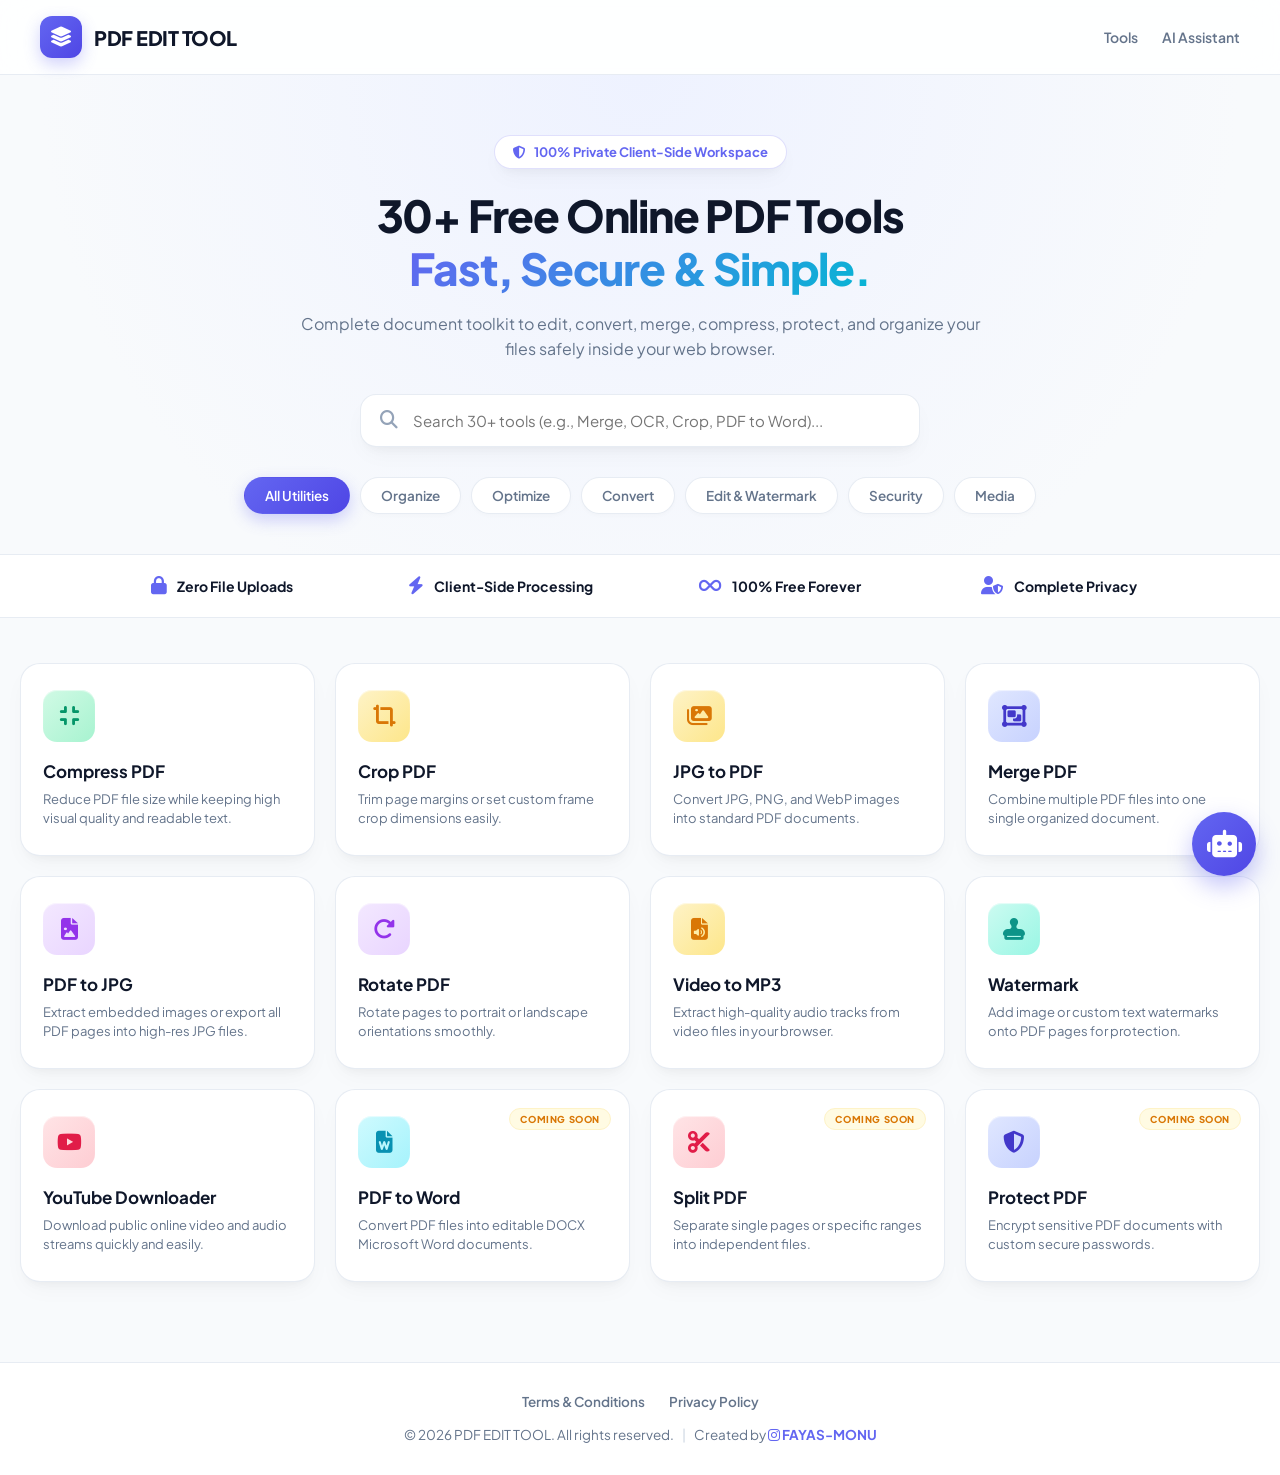
<file: index.html>
<!DOCTYPE html>
<html lang="en">
<head>
  <meta charset="UTF-8">
  <meta name="viewport" content="width=device-width, initial-scale=1.0">
  <!-- Credit: chank!nd3 p4d4y41! -->
  <title>PDF EDIT TOOL — Ultra Modern & Secure PDF Suite</title>
  
  <!-- FontAwesome Icons & Google Fonts -->
  <link rel="stylesheet" href="https://cdnjs.cloudflare.com/ajax/libs/font-awesome/6.4.0/css/all.min.css">
  <link rel="preconnect" href="https://fonts.googleapis.com">
  <link rel="preconnect" href="https://fonts.gstatic.com" crossorigin>
  <link href="https://fonts.googleapis.com/css2?family=Plus+Jakarta+Sans:wght@400;500;600;700;800&display=swap" rel="stylesheet">

  <style>
    :root {
      --primary: #6366f1;
      --primary-gradient: linear-gradient(135deg, #6366f1 0%, #4f46e5 100%);
      --accent: #06b6d4;
      --bg: #f8fafc;
      --card-bg: #ffffff;
      --text-main: #0f172a;
      --text-muted: #64748b;
      --border: rgba(226, 232, 240, 0.8);
      --shadow-soft: 0 10px 25px -5px rgba(0, 0, 0, 0.04), 0 8px 10px -6px rgba(0, 0, 0, 0.04);
      --shadow-hover: 0 20px 35px -10px rgba(99, 102, 241, 0.2);
    }

    * {
      box-sizing: border-box;
      margin: 0;
      padding: 0;
      font-family: 'Plus Jakarta Sans', sans-serif;
      scroll-behavior: smooth;
    }

    body {
      background-color: var(--bg);
      color: var(--text-main);
      display: flex;
      flex-direction: column;
      min-height: 100vh;
    }

    header {
      background: rgba(255, 255, 255, 0.85);
      backdrop-filter: blur(16px);
      -webkit-backdrop-filter: blur(16px);
      border-bottom: 1px solid var(--border);
      padding: 16px 40px;
      display: flex;
      justify-content: space-between;
      align-items: center;
      position: sticky;
      top: 0;
      z-index: 1000;
    }

    .logo-container {
      display: flex;
      align-items: center;
      gap: 12px;
      font-size: 20px;
      font-weight: 800;
      color: var(--text-main);
      text-decoration: none;
      letter-spacing: -0.5px;
    }

    .logo-icon {
      width: 42px;
      height: 42px;
      background: var(--primary-gradient);
      border-radius: 12px;
      display: flex;
      align-items: center;
      justify-content: center;
      color: #ffffff;
      font-size: 20px;
      box-shadow: 0 6px 16px rgba(99, 102, 241, 0.3);
    }

    nav {
      display: flex;
      gap: 24px;
      align-items: center;
    }

    nav a {
      text-decoration: none;
      color: var(--text-muted);
      font-weight: 600;
      font-size: 14px;
      transition: all 0.2s;
      cursor: pointer;
    }

    nav a:hover {
      color: var(--primary);
    }

    .hero {
      text-align: center;
      padding: 60px 20px 40px 20px;
      background: radial-gradient(circle at 50% 0%, #eef2ff 0%, var(--bg) 75%);
    }

    .hero-badge {
      display: inline-flex;
      align-items: center;
      gap: 8px;
      background: #ffffff;
      color: var(--primary);
      padding: 8px 18px;
      border-radius: 30px;
      font-size: 13px;
      font-weight: 700;
      margin-bottom: 20px;
      border: 1px solid rgba(99, 102, 241, 0.2);
      box-shadow: var(--shadow-soft);
    }

    .hero h1 {
      font-size: 44px;
      font-weight: 800;
      color: var(--text-main);
      margin-bottom: 16px;
      letter-spacing: -1.2px;
      line-height: 1.2;
    }

    .hero h1 span {
      background: linear-gradient(135deg, #6366f1 0%, #06b6d4 100%);
      -webkit-background-clip: text;
      -webkit-text-fill-color: transparent;
    }

    .hero p {
      font-size: 16px;
      color: var(--text-muted);
      max-width: 680px;
      margin: 0 auto 32px auto;
      line-height: 1.6;
    }

    .search-wrapper {
      max-width: 560px;
      margin: 0 auto 30px auto;
      position: relative;
    }

    .search-wrapper input {
      width: 100%;
      padding: 16px 20px 16px 52px;
      border-radius: 16px;
      border: 1px solid var(--border);
      background: #ffffff;
      font-size: 15px;
      outline: none;
      box-shadow: var(--shadow-soft);
      transition: all 0.25s;
    }

    .search-wrapper input:focus {
      border-color: var(--primary);
      box-shadow: 0 0 0 4px rgba(99, 102, 241, 0.12);
    }

    .search-wrapper i {
      position: absolute;
      left: 20px;
      top: 50%;
      transform: translateY(-50%);
      color: #94a3b8;
      font-size: 18px;
    }

    .filter-tabs {
      display: flex;
      justify-content: center;
      gap: 10px;
      flex-wrap: wrap;
    }

    .tab-btn {
      background: #ffffff;
      border: 1px solid var(--border);
      padding: 9px 20px;
      border-radius: 30px;
      font-size: 13.5px;
      font-weight: 600;
      color: var(--text-muted);
      cursor: pointer;
      transition: all 0.25s;
      box-shadow: 0 2px 4px rgba(0,0,0,0.02);
    }

    .tab-btn.active, .tab-btn:hover {
      background: var(--primary-gradient);
      color: #ffffff;
      border-color: transparent;
      box-shadow: 0 6px 16px rgba(99, 102, 241, 0.3);
    }

    .features-ribbon {
      background: #ffffff;
      padding: 22px;
      margin-bottom: 45px;
      border-top: 1px solid var(--border);
      border-bottom: 1px solid var(--border);
    }

    .ribbon-container {
      max-width: 1100px;
      margin: 0 auto;
      display: grid;
      grid-template-columns: repeat(auto-fit, minmax(200px, 1fr));
      gap: 16px;
      text-align: center;
    }

    .ribbon-item {
      display: flex;
      align-items: center;
      justify-content: center;
      gap: 10px;
      font-size: 14px;
      font-weight: 700;
      color: var(--text-main);
    }

    .ribbon-item i {
      font-size: 18px;
      color: var(--primary);
    }

    .tools-section {
      max-width: 1320px;
      margin: 0 auto;
      padding: 0 20px 80px 20px;
      width: 100%;
    }

    .tools-grid {
      display: grid;
      grid-template-columns: repeat(auto-fill, minmax(270px, 1fr));
      gap: 20px;
    }

    .tool-card {
      background: var(--card-bg);
      border-radius: 20px;
      padding: 26px 22px;
      text-decoration: none;
      color: inherit;
      border: 1px solid var(--border);
      transition: all 0.3s cubic-bezier(0.4, 0, 0.2, 1);
      display: flex;
      flex-direction: column;
      position: relative;
      box-shadow: var(--shadow-soft);
      cursor: pointer;
    }

    .tool-card:hover {
      transform: translateY(-6px);
      box-shadow: var(--shadow-hover);
      border-color: rgba(99, 102, 241, 0.3);
    }

    .icon-wrapper {
      width: 52px;
      height: 52px;
      border-radius: 14px;
      display: flex;
      align-items: center;
      justify-content: center;
      margin-bottom: 18px;
      font-size: 22px;
      transition: transform 0.3s ease;
      box-shadow: inset 0 1px 1px rgba(255,255,255,0.6);
    }

    .tool-card:hover .icon-wrapper {
      transform: scale(1.1) rotate(-3deg);
    }

    .tool-title {
      font-size: 17px;
      font-weight: 700;
      color: var(--text-main);
      margin-bottom: 8px;
    }

    .tool-desc {
      font-size: 13px;
      color: var(--text-muted);
      line-height: 1.5;
    }

    .badge {
      position: absolute;
      top: 18px;
      right: 18px;
      font-size: 9.5px;
      font-weight: 800;
      padding: 4px 10px;
      border-radius: 20px;
      text-transform: uppercase;
      letter-spacing: 0.6px;
    }

    .badge-soon { background: #fffbe3; color: #d97706; border: 1px solid #fef3c7; }

    .ic-indigo { background: linear-gradient(135deg, #e0e7ff 0%, #c7d2fe 100%); color: #4338ca; }
    .ic-cyan { background: linear-gradient(135deg, #cffafe 0%, #a5f3fc 100%); color: #0891b2; }
    .ic-emerald { background: linear-gradient(135deg, #d1fae5 0%, #a7f3d0 100%); color: #059669; }
    .ic-amber { background: linear-gradient(135deg, #fef3c7 0%, #fde68a 100%); color: #d97706; }
    .ic-rose { background: linear-gradient(135deg, #ffe4e6 0%, #fecdd3 100%); color: #e11d48; }
    .ic-purple { background: linear-gradient(135deg, #f3e8ff 0%, #e9d5ff 100%); color: #9333ea; }
    .ic-teal { background: linear-gradient(135deg, #ccfbf1 0%, #99f6e4 100%); color: #0d9488; }
    .ic-blue { background: linear-gradient(135deg, #dbeafe 0%, #bfdbfe 100%); color: #2563eb; }

    /* Floating Chat Widget Button linking to chatbot folder */
    .chat-widget-btn {
      position: fixed;
      bottom: 24px;
      right: 24px;
      width: 64px;
      height: 64px;
      background: var(--primary-gradient);
      color: #ffffff;
      border-radius: 50%;
      display: flex;
      align-items: center;
      justify-content: center;
      cursor: pointer;
      box-shadow: 0 10px 25px rgba(99, 102, 241, 0.4);
      z-index: 3000;
      text-decoration: none;
      transition: all 0.3s cubic-bezier(0.4, 0, 0.2, 1);
    }

    .chat-widget-btn:hover {
      transform: scale(1.1);
      box-shadow: 0 15px 30px rgba(99, 102, 241, 0.6);
    }

    footer {
      background: #ffffff;
      border-top: 1px solid var(--border);
      margin-top: auto;
      padding: 30px 20px;
      text-align: center;
    }

    .footer-links {
      display: flex;
      justify-content: center;
      gap: 24px;
      margin-bottom: 14px;
    }

    .footer-links a {
      color: var(--text-muted);
      text-decoration: none;
      font-weight: 600;
      font-size: 13.5px;
      cursor: pointer;
      transition: color 0.2s;
    }

    .footer-links a:hover { color: var(--primary); }

    .copyright { 
      font-size: 13.5px; 
      color: #64748b; 
      line-height: 1.6;
    }

    .copyright a {
      color: var(--primary);
      text-decoration: none;
      font-weight: 700;
      transition: all 0.2s;
    }

    .copyright a:hover {
      text-decoration: underline;
    }

    .credit-divider {
      margin: 0 6px;
      color: #cbd5e1;
    }

    .modal {
      display: none;
      position: fixed;
      top: 0; left: 0;
      width: 100%; height: 100%;
      background: rgba(15, 23, 42, 0.5);
      backdrop-filter: blur(5px);
      justify-content: center;
      align-items: center;
      z-index: 4000;
    }

    .modal-content {
      background: #ffffff;
      border-radius: 20px;
      max-width: 580px;
      width: 90%;
      max-height: 85vh;
      overflow-y: auto;
      padding: 32px;
      position: relative;
      box-shadow: 0 25px 50px -12px rgba(0, 0, 0, 0.25);
    }

    .close-btn {
      position: absolute;
      top: 20px; right: 24px;
      font-size: 22px;
      cursor: pointer;
      color: #94a3b8;
    }

    .close-btn:hover { color: var(--text-main); }
    .modal-content h2 { margin-bottom: 16px; color: var(--text-main); font-size: 22px; font-weight: 800; border-bottom: 1px solid var(--border); padding-bottom: 12px; }
    .modal-content p { font-size: 13.5px; line-height: 1.6; color: var(--text-muted); }

    .modal-btn {
      width: 100%;
      background: var(--primary-gradient);
      color: #fff;
      border: none;
      padding: 12px;
      border-radius: 12px;
      font-weight: 700;
      font-size: 15px;
      cursor: pointer;
      margin-top: 24px;
    }
  </style>
</head>
<body>

  <!-- Navigation Header -->
  <header>
    <a href="index.html" class="logo-container">
      <div class="logo-icon"><i class="fa-solid fa-layer-group"></i></div>
      <span>PDF EDIT TOOL</span>
    </a>
    <nav>
      <a href="#all-tools">Tools</a>
      <a href="chatbot/index.html">AI Assistant</a>
    </nav>
  </header>

  <!-- Hero Section -->
  <div class="hero">
    <div class="hero-badge">
      <i class="fa-solid fa-shield-halved"></i> 100% Private Client-Side Workspace
    </div>
    <h1>30+ Free Online PDF Tools<br><span>Fast, Secure & Simple.</span></h1>
    <p>Complete document toolkit to edit, convert, merge, compress, protect, and organize your files safely inside your web browser.</p>
    
    <div class="search-wrapper">
      <i class="fa-solid fa-magnifying-glass"></i>
      <input type="text" id="toolSearch" placeholder="Search 30+ tools (e.g., Merge, OCR, Crop, PDF to Word)..." onkeyup="searchTools()">
    </div>

    <div class="filter-tabs">
      <button class="tab-btn active" onclick="filterTools('all', this)">All Utilities</button>
      <button class="tab-btn" onclick="filterTools('organize', this)">Organize</button>
      <button class="tab-btn" onclick="filterTools('optimize', this)">Optimize</button>
      <button class="tab-btn" onclick="filterTools('convert', this)">Convert</button>
      <button class="tab-btn" onclick="filterTools('edit', this)">Edit & Watermark</button>
      <button class="tab-btn" onclick="filterTools('security', this)">Security</button>
      <button class="tab-btn" onclick="filterTools('media', this)">Media</button>
    </div>
  </div>

  <div class="features-ribbon">
    <div class="ribbon-container">
      <div class="ribbon-item"><i class="fa-solid fa-lock"></i> Zero File Uploads</div>
      <div class="ribbon-item"><i class="fa-solid fa-bolt"></i> Client-Side Processing</div>
      <div class="ribbon-item"><i class="fa-solid fa-infinity"></i> 100% Free Forever</div>
      <div class="ribbon-item"><i class="fa-solid fa-user-shield"></i> Complete Privacy</div>
    </div>
  </div>

  <!-- Tools Grid Section -->
  <div class="tools-section" id="all-tools">
    <div class="tools-grid" id="toolsGrid">

      <a href="tools/compress-pdf.html" class="tool-card" data-category="optimize">
        <div class="icon-wrapper ic-emerald"><i class="fa-solid fa-compress"></i></div>
        <div class="tool-title">Compress PDF</div>
        <div class="tool-desc">Reduce PDF file size while keeping high visual quality and readable text.</div>
      </a>

      <a href="tools/crop-pdf.html" class="tool-card" data-category="edit">
        <div class="icon-wrapper ic-amber"><i class="fa-solid fa-crop-simple"></i></div>
        <div class="tool-title">Crop PDF</div>
        <div class="tool-desc">Trim page margins or set custom frame crop dimensions easily.</div>
      </a>

      <a href="tools/jpg-to-pdf.html" class="tool-card" data-category="convert">
        <div class="icon-wrapper ic-amber"><i class="fa-solid fa-images"></i></div>
        <div class="tool-title">JPG to PDF</div>
        <div class="tool-desc">Convert JPG, PNG, and WebP images into standard PDF documents.</div>
      </a>

      <a href="tools/merge-pdf.html" class="tool-card" data-category="organize">
        <div class="icon-wrapper ic-indigo"><i class="fa-solid fa-object-group"></i></div>
        <div class="tool-title">Merge PDF</div>
        <div class="tool-desc">Combine multiple PDF files into one single organized document.</div>
      </a>

      <a href="tools/pdf-to-jpg.html" class="tool-card" data-category="convert">
        <div class="icon-wrapper ic-purple"><i class="fa-solid fa-file-image"></i></div>
        <div class="tool-title">PDF to JPG</div>
        <div class="tool-desc">Extract embedded images or export all PDF pages into high-res JPG files.</div>
      </a>

      <a href="tools/rotate-pdf.html" class="tool-card" data-category="organize">
        <div class="icon-wrapper ic-purple"><i class="fa-solid fa-rotate-right"></i></div>
        <div class="tool-title">Rotate PDF</div>
        <div class="tool-desc">Rotate pages to portrait or landscape orientations smoothly.</div>
      </a>

      <a href="tools/video-to-mp3.html" class="tool-card" data-category="media">
        <div class="icon-wrapper ic-amber"><i class="fa-solid fa-file-audio"></i></div>
        <div class="tool-title">Video to MP3</div>
        <div class="tool-desc">Extract high-quality audio tracks from video files in your browser.</div>
      </a>

      <a href="tools/watermark.html" class="tool-card" data-category="edit">
        <div class="icon-wrapper ic-teal"><i class="fa-solid fa-stamp"></i></div>
        <div class="tool-title">Watermark</div>
        <div class="tool-desc">Add image or custom text watermarks onto PDF pages for protection.</div>
      </a>

      <a href="tools/youtube-downloader.html" class="tool-card" data-category="media">
        <div class="icon-wrapper ic-rose"><i class="fa-brands fa-youtube"></i></div>
        <div class="tool-title">YouTube Downloader</div>
        <div class="tool-desc">Download public online video and audio streams quickly and easily.</div>
      </a>

      <!-- Coming Soon Tools -->
      <div class="tool-card" data-category="convert" onclick="openComingSoon('PDF to Word')">
        <span class="badge badge-soon">Coming Soon</span>
        <div class="icon-wrapper ic-cyan"><i class="fa-solid fa-file-word"></i></div>
        <div class="tool-title">PDF to Word</div>
        <div class="tool-desc">Convert PDF files into editable DOCX Microsoft Word documents.</div>
      </div>

      <div class="tool-card" data-category="organize" onclick="openComingSoon('Split PDF')">
        <span class="badge badge-soon">Coming Soon</span>
        <div class="icon-wrapper ic-rose"><i class="fa-solid fa-scissors"></i></div>
        <div class="tool-title">Split PDF</div>
        <div class="tool-desc">Separate single pages or specific ranges into independent files.</div>
      </div>

      <div class="tool-card" data-category="security" onclick="openComingSoon('Protect PDF')">
        <span class="badge badge-soon">Coming Soon</span>
        <div class="icon-wrapper ic-indigo"><i class="fa-solid fa-shield-halved"></i></div>
        <div class="tool-title">Protect PDF</div>
        <div class="tool-desc">Encrypt sensitive PDF documents with custom secure passwords.</div>
      </div>

    </div>
  </div>

  <!-- Floating Chat Button linking directly to chatbot/index.html -->
  <a href="chatbot/index.html" class="chat-widget-btn" title="Chat with PDF Assistant">
    <i class="fa-solid fa-robot" style="font-size: 28px;"></i>
  </a>

  <!-- Footer -->
  <footer>
    <div class="footer-links">
      <a onclick="openModal('termsModal')">Terms & Conditions</a>
      <a onclick="openModal('privacyModal')">Privacy Policy</a>
    </div>
    <div class="copyright">
      &copy; 2026 PDF EDIT TOOL. All rights reserved. <span class="credit-divider">|</span> Created by <a href="https://www.instagram.com/____fa_y_as_____?stkn=Mm9ncTF3Z21iejgz" target="_blank"><i class="fa-brands fa-instagram"></i> FAYAS-MONU</a>
    </div>
  </footer>

  <!-- Modals -->
  <div class="modal" id="comingSoonModal">
    <div class="modal-content" style="text-align: center;">
      <span class="close-btn" onclick="closeModal('comingSoonModal')">&times;</span>
      <div style="font-size: 42px; color: var(--primary); margin-bottom: 12px;"><i class="fa-solid fa-rocket"></i></div>
      <h2 id="comingSoonTitle">Feature Under Development</h2>
      <p>We are fine-tuning this client-side engine for high performance. It will be released soon in our upcoming updates!</p>
      <button class="modal-btn" onclick="closeModal('comingSoonModal')">Understood</button>
    </div>
  </div>

  <div class="modal" id="termsModal">
    <div class="modal-content">
      <span class="close-btn" onclick="closeModal('termsModal')">&times;</span>
      <h2>Terms & Conditions</h2>
      <p>All calculations and processing occur directly inside your web browser. Users hold full responsibility for the content of processed documents.</p>
    </div>
  </div>

  <div class="modal" id="privacyModal">
    <div class="modal-content">
      <span class="close-btn" onclick="closeModal('privacyModal')">&times;</span>
      <h2>Privacy Policy</h2>
      <p>We respect your confidentiality. We do not collect, transfer, or store any personal document data. All file processing happens locally in your browser memory.</p>
    </div>
  </div>

  <script>
    // Live Search
    function searchTools() {
      const input = document.getElementById('toolSearch').value.toLowerCase();
      const cards = document.querySelectorAll('.tool-card');

      cards.forEach(card => {
        const title = card.querySelector('.tool-title').innerText.toLowerCase();
        const desc = card.querySelector('.tool-desc').innerText.toLowerCase();
        
        if (title.includes(input) || desc.includes(input)) {
          card.style.display = 'flex';
        } else {
          card.style.display = 'none';
        }
      });
    }

    // Category Filter
    function filterTools(category, element) {
      const tabs = document.querySelectorAll('.tab-btn');
      tabs.forEach(tab => tab.classList.remove('active'));
      element.classList.add('active');

      const cards = document.querySelectorAll('.tool-card');
      cards.forEach(card => {
        if (category === 'all' || card.getAttribute('data-category') === category) {
          card.style.display = 'flex';
        } else {
          card.style.display = 'none';
        }
      });
    }

    function openModal(id) { document.getElementById(id).style.display = 'flex'; }
    function closeModal(id) { document.getElementById(id).style.display = 'none'; }
    function openComingSoon(toolName) {
      document.getElementById('comingSoonTitle').innerText = toolName;
      openModal('comingSoonModal');
    }
  </script>
</body>
</html>
</file>
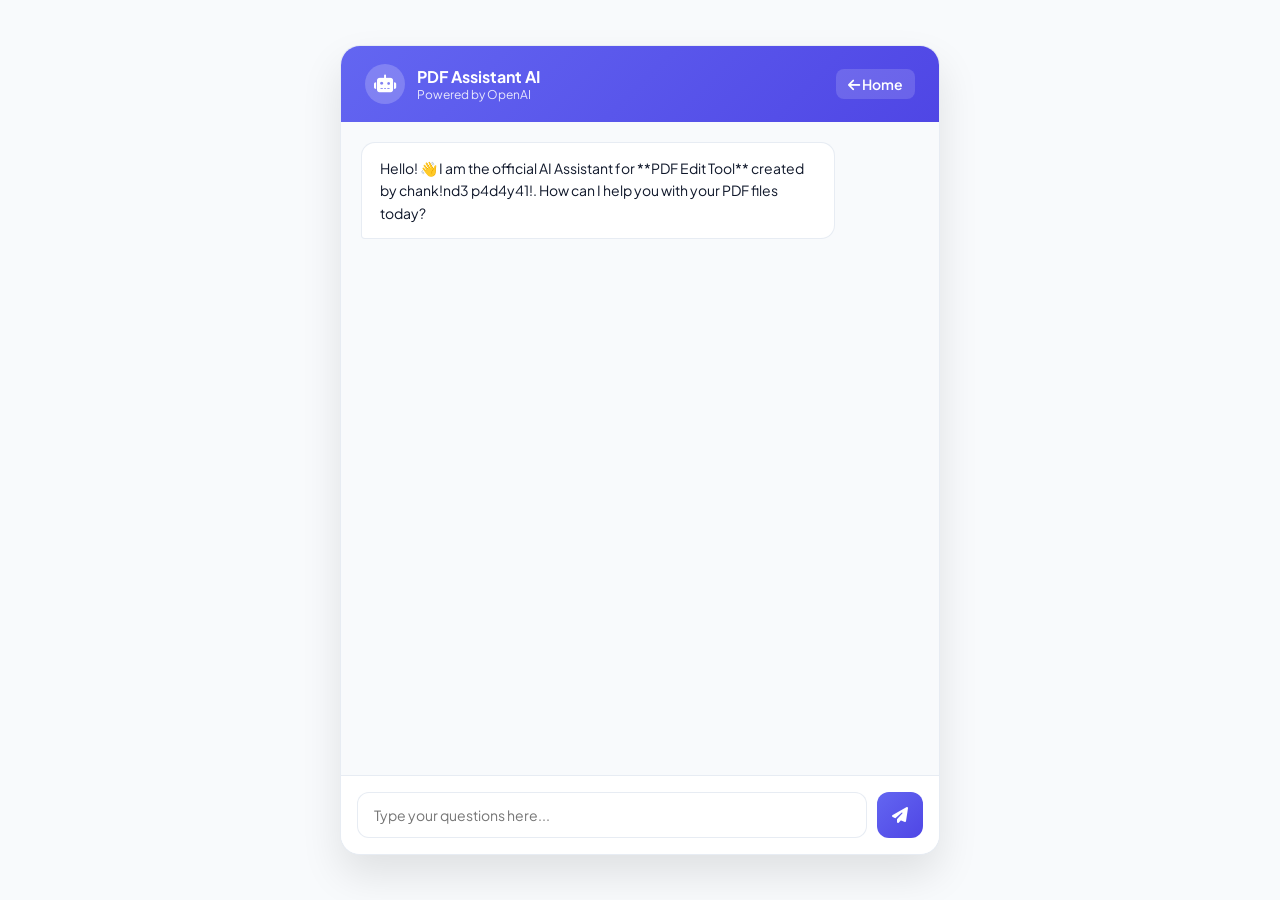
<file: chatbot/index.html>
<!DOCTYPE html>
<html lang="en">
<head>
  <meta charset="UTF-8">
  <meta name="viewport" content="width=device-width, initial-scale=1.0">
  <!-- Credit: chank!nd3 p4d4y41! -->
  <title>PDF Assistant AI — Powered by OpenAI</title>
  
  <!-- FontAwesome Icons & Google Fonts -->
  <link rel="stylesheet" href="https://cdnjs.cloudflare.com/ajax/libs/font-awesome/6.4.0/css/all.min.css">
  <link rel="preconnect" href="https://fonts.googleapis.com">
  <link rel="preconnect" href="https://fonts.gstatic.com" crossorigin>
  <link href="https://fonts.googleapis.com/css2?family=Plus+Jakarta+Sans:wght@400;500;600;700;800&display=swap" rel="stylesheet">

  <style>
    :root {
      --primary: #6366f1;
      --primary-gradient: linear-gradient(135deg, #6366f1 0%, #4f46e5 100%);
      --bg: #f8fafc;
      --card-bg: #ffffff;
      --text-main: #0f172a;
      --text-muted: #64748b;
      --border: rgba(226, 232, 240, 0.8);
    }

    * {
      box-sizing: border-box;
      margin: 0;
      padding: 0;
      font-family: 'Plus Jakarta Sans', sans-serif;
    }

    body {
      background-color: var(--bg);
      color: var(--text-main);
      display: flex;
      flex-direction: column;
      height: 100vh;
      justify-content: center;
      align-items: center;
    }

    .chat-container {
      width: 100%;
      max-width: 600px;
      height: 90vh;
      background: var(--card-bg);
      border-radius: 20px;
      box-shadow: 0 20px 40px rgba(0, 0, 0, 0.1);
      border: 1px solid var(--border);
      display: flex;
      flex-direction: column;
      overflow: hidden;
    }

    .chat-header {
      background: var(--primary-gradient);
      color: #ffffff;
      padding: 18px 24px;
      display: flex;
      align-items: center;
      justify-content: space-between;
    }

    .chat-header-info {
      display: flex;
      align-items: center;
      gap: 12px;
    }

    .bot-avatar {
      width: 40px;
      height: 40px;
      background: rgba(255,255,255,0.2);
      border-radius: 50%;
      display: flex;
      align-items: center;
      justify-content: center;
      font-size: 18px;
    }

    .chat-header h4 { font-size: 16px; font-weight: 700; }
    .chat-header p { font-size: 12px; opacity: 0.85; }

    .back-home {
      color: #fff;
      text-decoration: none;
      font-size: 14px;
      font-weight: 600;
      background: rgba(255,255,255,0.15);
      padding: 6px 12px;
      border-radius: 8px;
      transition: background 0.2s;
    }

    .back-home:hover {
      background: rgba(255,255,255,0.25);
    }

    .chat-body {
      flex: 1;
      padding: 20px;
      overflow-y: auto;
      display: flex;
      flex-direction: column;
      gap: 14px;
      background: #f8fafc;
    }

    .chat-msg {
      max-width: 85%;
      padding: 14px 18px;
      border-radius: 14px;
      font-size: 14px;
      line-height: 1.6;
      word-break: break-word;
    }

    .bot-msg {
      background: #ffffff;
      color: var(--text-main);
      align-self: flex-start;
      border: 1px solid var(--border);
      border-bottom-left-radius: 4px;
    }

    .user-msg {
      background: var(--primary);
      color: #ffffff;
      align-self: flex-end;
      border-bottom-right-radius: 4px;
    }

    .chat-footer {
      padding: 16px;
      background: #ffffff;
      border-top: 1px solid var(--border);
      display: flex;
      gap: 10px;
    }

    .chat-footer input {
      flex: 1;
      padding: 12px 16px;
      border-radius: 12px;
      border: 1px solid var(--border);
      outline: none;
      font-size: 14px;
    }

    .chat-footer input:focus {
      border-color: var(--primary);
    }

    .chat-footer button {
      background: var(--primary-gradient);
      color: #ffffff;
      border: none;
      width: 46px;
      height: 46px;
      border-radius: 12px;
      cursor: pointer;
      display: flex;
      align-items: center;
      justify-content: center;
      font-size: 16px;
    }
  </style>
</head>
<body>

  <div class="chat-container">
    <div class="chat-header">
      <div class="chat-header-info">
        <div class="bot-avatar"><i class="fa-solid fa-robot"></i></div>
        <div>
          <h4>PDF Assistant AI</h4>
          <p>Powered by OpenAI</p>
        </div>
      </div>
      <a href="../index.html" class="back-home"><i class="fa-solid fa-arrow-left"></i> Home</a>
    </div>
    
    <div class="chat-body" id="chatBody">
      <div class="chat-msg bot-msg">
        Hello! 👋 I am the official AI Assistant for **PDF Edit Tool** created by chank!nd3 p4d4y41!. How can I help you with your PDF files today?
      </div>
    </div>

    <div class="chat-footer">
      <input type="text" id="chatInput" placeholder="Type your questions here..." onkeypress="handleKeyPress(event)">
      <button onclick="sendChatMessage()"><i class="fa-solid fa-paper-plane"></i></button>
    </div>
  </div>

  <script>
    const OPENAI_API_KEY = "Sk-proj-NWOaMMJ9XgoAqRWoA758ZDrrcFxRJGdEXkGnoypgtpTeUxOX88ilBLKsxeI13crqTqdOEr4RjUT3BlbkFJdhdG5aZ3w3NoQtylBRO7k1Z48JmbVjnIpFCk_9XF2vQYraL0-VMVLaV0se7EF2Bs4W31_ElXAA";

    function handleKeyPress(e) {
      if (e.key === 'Enter') sendChatMessage();
    }

    async function sendChatMessage() {
      const input = document.getElementById('chatInput');
      const text = input.value.trim();
      if (!text) return;

      const chatBody = document.getElementById('chatBody');

      // User Message
      const userDiv = document.createElement('div');
      userDiv.className = 'chat-msg user-msg';
      userDiv.innerText = text;
      chatBody.appendChild(userDiv);

      input.value = '';
      chatBody.scrollTop = chatBody.scrollHeight;

      // Loading Message
      const loadingDiv = document.createElement('div');
      loadingDiv.className = 'chat-msg bot-msg';
      loadingDiv.id = 'loadingMsg';
      loadingDiv.innerHTML = '<i class="fa-solid fa-spinner fa-spin"></i> Thinking...';
      chatBody.appendChild(loadingDiv);
      chatBody.scrollTop = chatBody.scrollHeight;

      let botReply = "";

      try {
        const response = await fetch("https://api.openai.com/v1/chat/completions", {
          method: 'POST',
          headers: {
            'Content-Type': 'application/json',
            'Authorization': `Bearer ${OPENAI_API_KEY}`
          },
          body: JSON.stringify({
            model: "gpt-4o-mini",
            messages: [
              {
                role: "system",
                content: "You are the official PDF Assistant AI for 'PDF Edit Tool', created exclusively by developer chank!nd3 p4d4y41!. Reply accurately to user queries."
              },
              {
                role: "user",
                content: text
              }
            ]
          })
        });

        const data = await response.json();
        document.getElementById('loadingMsg').remove();

        if (data.choices && data.choices[0].message.content) {
          botReply = data.choices[0].message.content;
        } else {
          throw new Error('Invalid response');
        }

      } catch (error) {
        document.getElementById('loadingMsg').remove();
        
        // Smart Fallback when API fails or blocks
        const lowerText = text.toLowerCase();
        if (lowerText.includes('hi') || lowerText.includes('hello') || lowerText.includes('hey')) {
          botReply = "Hello there! 👋 Welcome to **PDF Edit Tool** created by chank!nd3 p4d4y41!. How can I assist you with your documents today?";
        } else if (lowerText.includes('merge')) {
          botReply = "To **Merge PDFs**, simply go to the main dashboard, select the 'Merge PDF' tool, upload your separate PDF files, and click merge to combine them!";
        } else if (lowerText.includes('compress')) {
          botReply = "To **Compress PDF**, navigate to the dashboard, click on 'Compress PDF', upload your large PDF file, and choose your desired compression level.";
        } else if (lowerText.includes('crop')) {
          botReply = "To **Crop PDF**, open the 'Crop PDF' tool from the main page, upload your document, select the specific area you want to keep, and download it!";
        } else {
          botReply = `Hello! I am your PDF Assistant created by chank!nd3 p4d4y41!. Regarding your query about "<b>${text}</b>", you can easily use our tools like Merge PDF, Compress PDF, or Crop PDF directly from the dashboard!`;
        }
      }

      const botDiv = document.createElement('div');
      botDiv.className = 'chat-msg bot-msg';
      botDiv.innerHTML = botReply.replace(/\n/g, '<br>');
      chatBody.appendChild(botDiv);
      chatBody.scrollTop = chatBody.scrollHeight;
    }
  </script>
</body>
</html>
</file>
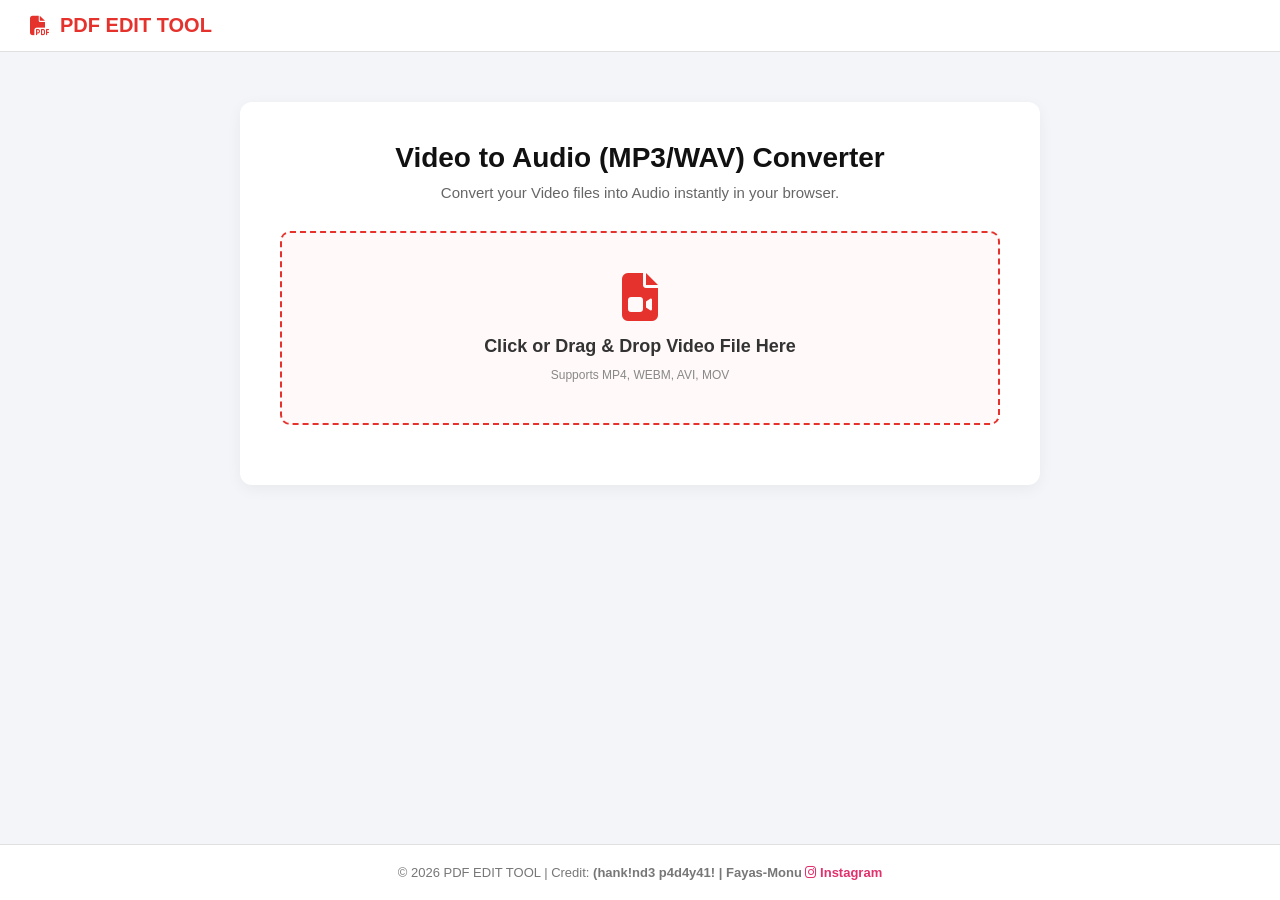
<file: tools/video-to-mp3.html>
<!DOCTYPE html>
<html lang="en">
<head>
  <meta charset="UTF-8">
  <meta name="viewport" content="width=device-width, initial-scale=1.0">
  <title>Video to MP3 Converter - PDF EDIT TOOL</title>
  <link rel="stylesheet" href="https://cdnjs.cloudflare.com/ajax/libs/font-awesome/6.4.0/css/all.min.css">
  <style>
    * {
      box-sizing: border-box;
      margin: 0;
      padding: 0;
      font-family: -apple-system, BlinkMacSystemFont, "Segoe UI", Roboto, Helvetica, Arial, sans-serif;
    }

    body {
      background-color: #f3f5f8;
      color: #333;
      display: flex;
      flex-direction: column;
      min-height: 100vh;
    }

    header {
      background-color: #ffffff;
      border-bottom: 1px solid #e0e0e0;
      padding: 14px 30px;
      display: flex;
      justify-content: space-between;
      align-items: center;
    }

    .logo-container {
      display: flex;
      align-items: center;
      gap: 10px;
      font-size: 20px;
      font-weight: 900;
      color: #e5322d;
      text-decoration: none;
    }

    .container {
      max-width: 800px;
      margin: 50px auto;
      background: #fff;
      padding: 40px;
      border-radius: 12px;
      box-shadow: 0 4px 15px rgba(0,0,0,0.05);
      text-align: center;
      width: 90%;
    }

    h1 {
      font-size: 28px;
      margin-bottom: 10px;
      color: #111;
    }

    p {
      color: #666;
      font-size: 15px;
      margin-bottom: 30px;
    }

    .upload-box {
      border: 2px dashed #e5322d;
      padding: 40px 20px;
      border-radius: 10px;
      background: #fff9f9;
      cursor: pointer;
      transition: background 0.3s;
    }

    .upload-box:hover {
      background: #ffebee;
    }

    .upload-box i {
      font-size: 48px;
      color: #e5322d;
      margin-bottom: 15px;
    }

    .upload-box h3 {
      font-size: 18px;
      color: #333;
      margin-bottom: 8px;
    }

    #videoInput {
      display: none;
    }

    .btn-convert {
      background: #e5322d;
      color: #fff;
      border: none;
      padding: 12px 30px;
      font-size: 16px;
      font-weight: bold;
      border-radius: 6px;
      cursor: pointer;
      margin-top: 25px;
      display: none;
    }

    .btn-convert:hover {
      background: #c62828;
    }

    .status {
      margin-top: 20px;
      font-size: 14px;
      color: #2e7d32;
      font-weight: bold;
    }

    footer {
      background: #ffffff;
      border-top: 1px solid #e0e0e0;
      margin-top: auto;
      padding: 20px;
      text-align: center;
      font-size: 13px;
      color: #777;
    }

    .insta-link {
      color: #e1306c;
      text-decoration: none;
      font-weight: 600;
    }
  </style>
</head>
<body>

  <header>
    <a href="../index.html" class="logo-container">
      <i class="fa-solid fa-file-pdf"></i>
      <span>PDF EDIT TOOL</span>
    </a>
  </header>

  <div class="container">
    <h1>Video to Audio (MP3/WAV) Converter</h1>
    <p>Convert your Video files into Audio instantly in your browser.</p>

    <div class="upload-box" onclick="document.getElementById('videoInput').click()">
      <i class="fa-solid fa-file-video"></i>
      <h3 id="file-label">Click or Drag & Drop Video File Here</h3>
      <span style="font-size: 12px; color: #888;">Supports MP4, WEBM, AVI, MOV</span>
    </div>

    <input type="file" id="videoInput" accept="video/*" onchange="handleFile(event)">

    <button class="btn-convert" id="convertBtn" onclick="convertVideoToAudio()">Convert & Download Audio</button>

    <div class="status" id="statusMsg"></div>
  </div>

  <footer>
    &copy; 2026 PDF EDIT TOOL | Credit: <strong>(hank!nd3 p4d4y41! | Fayas-Monu</strong> 
    <a href="https://www.instagram.com/____fa_y_as_____?stkn=Mm9ncTF3Z21iejgz" target="_blank" class="insta-link">
      <i class="fa-brands fa-instagram"></i> Instagram
    </a>
  </footer>

  <script>
    let selectedFile = null;

    function handleFile(event) {
      selectedFile = event.target.files[0];
      if (selectedFile) {
        document.getElementById('file-label').innerText = "Selected: " + selectedFile.name;
        document.getElementById('convertBtn').style.display = 'inline-block';
        document.getElementById('statusMsg').innerText = "";
      }
    }

    async function convertVideoToAudio() {
      if (!selectedFile) return;

      const status = document.getElementById('statusMsg');
      status.style.color = '#1976d2';
      status.innerText = "Extracting Audio... Please wait!";

      try {
        const arrayBuffer = await selectedFile.arrayBuffer();
        const audioCtx = new (window.AudioContext || window.webkitAudioContext)();
        const audioBuffer = await audioCtx.decodeAudioData(arrayBuffer);

        const wavBlob = audioBufferToWav(audioBuffer);
        const url = URL.createObjectURL(wavBlob);

        const a = document.createElement('a');
        a.href = url;
        a.download = selectedFile.name.replace(/\.[^/.]+$/, "") + ".mp3";
        document.body.appendChild(a);
        a.click();
        document.body.removeChild(a);

        status.style.color = '#2e7d32';
        status.innerText = "Conversion Successful! Audio file downloaded.";
      } catch (err) {
        status.style.color = '#d32f2f';
        status.innerText = "Error extracting audio. Please try another video file.";
        console.error(err);
      }
    }

    // Helper Function to Encode AudioBuffer to WAV
    function audioBufferToWav(buffer) {
      let numChannels = buffer.numberOfChannels;
      let sampleRate = buffer.sampleRate;
      let format = 1; // PCM
      let bitDepth = 16;
      
      let result;
      if (numChannels === 2) {
        result = interleave(buffer.getChannelData(0), buffer.getChannelData(1));
      } else {
        result = buffer.getChannelData(0);
      }

      return writeWavFile(result, sampleRate, numChannels, bitDepth);
    }

    function interleave(inputL, inputR) {
      let length = inputL.length + inputR.length;
      let result = new Float32Array(length);
      let index = 0, inputIndex = 0;
      while (index < length) {
        result[index++] = inputL[inputIndex];
        result[index++] = inputR[inputIndex];
        inputIndex++;
      }
      return result;
    }

    function writeWavFile(samples, sampleRate, numChannels, bitDepth) {
      let bytesPerSample = bitDepth / 8;
      let blockAlign = numChannels * bytesPerSample;
      let buffer = new ArrayBuffer(44 + samples.length * bytesPerSample);
      let view = new DataView(buffer);

      /* RIFF identifier */
      writeString(view, 0, 'RIFF');
      /* RIFF chunk length */
      view.setUint32(4, 36 + samples.length * bytesPerSample, true);
      /* RIFF type */
      writeString(view, 8, 'WAVE');
      /* format chunk identifier */
      writeString(view, 12, 'fmt ');
      /* format chunk length */
      view.setUint32(16, 16, true);
      /* sample format (raw) */
      view.setUint16(20, 1, true);
      /* channel count */
      view.setUint16(22, numChannels, true);
      /* sample rate */
      view.setUint32(24, sampleRate, true);
      /* byte rate (sample rate * block align) */
      view.setUint32(28, sampleRate * blockAlign, true);
      /* block align */
      view.setUint16(32, blockAlign, true);
      /* bits per sample */
      view.setUint16(34, bitDepth, true);
      /* data chunk identifier */
      writeString(view, 36, 'data');
      /* data chunk length */
      view.setUint32(40, samples.length * bytesPerSample, true);

      floatTo16BitPCM(view, 44, samples);

      return new Blob([buffer], { type: 'audio/mp3' });
    }

    function floatTo16BitPCM(output, offset, input) {
      for (let i = 0; i < input.length; i++, offset += 2) {
        let s = Math.max(-1, Math.min(1, input[i]));
        output.setInt16(offset, s < 0 ? s * 0x8000 : s * 0x7FFF, true);
      }
    }

    function writeString(view, offset, string) {
      for (let i = 0; i < string.length; i++) {
        view.setUint8(offset + i, string.charCodeAt(i));
      }
    }
  </script>
</body>
</html>
</file>
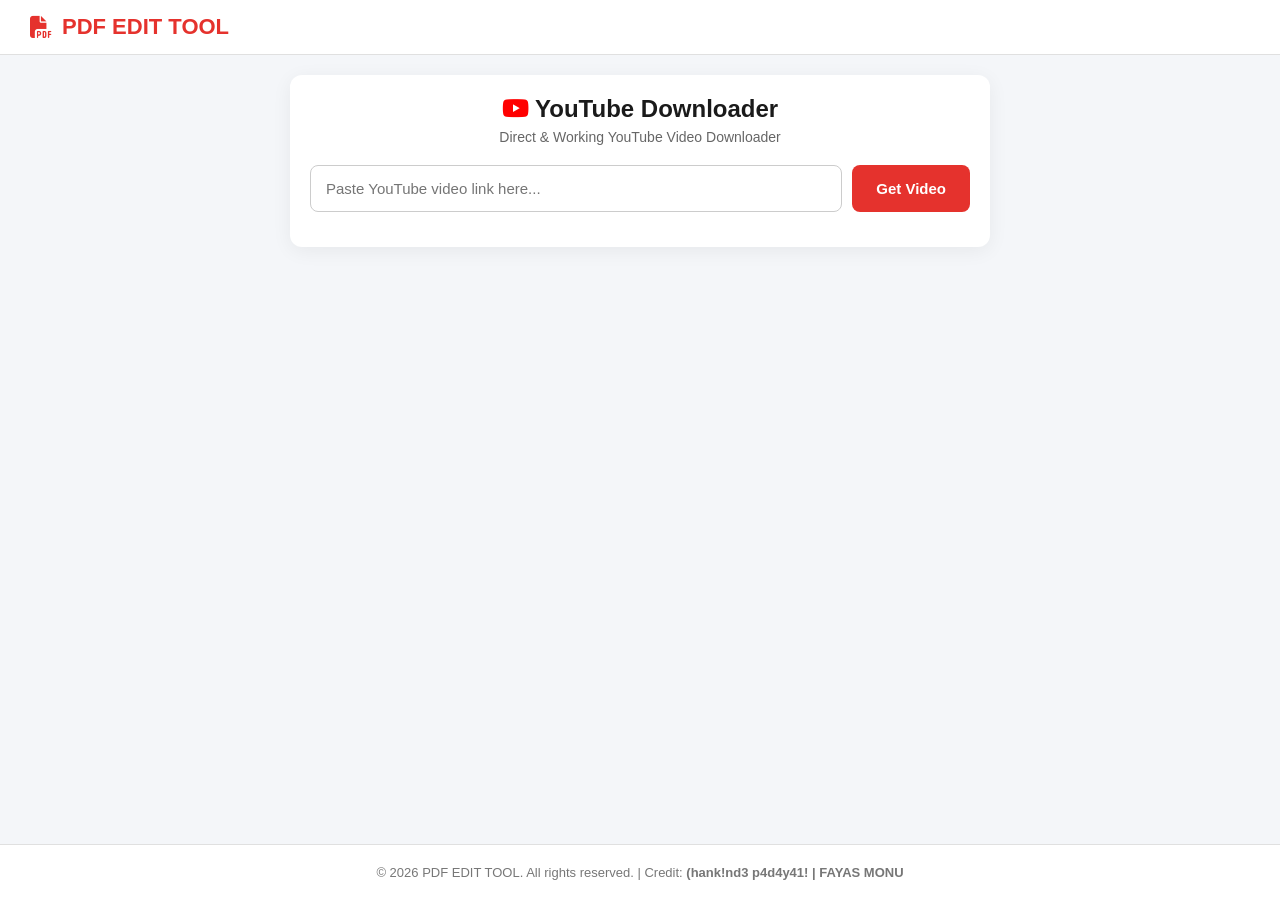
<file: tools/youtube-downloader.html>
<!DOCTYPE html>
<html lang="en">
<head>
  <meta charset="UTF-8">
  <meta name="viewport" content="width=device-width, initial-scale=1.0">
  <title>YouTube Downloader - PDF EDIT TOOL</title>
  <link rel="stylesheet" href="https://cdnjs.cloudflare.com/ajax/libs/font-awesome/6.4.0/css/all.min.css">
  
  <style>
    * {
      box-sizing: border-box;
      margin: 0;
      padding: 0;
      font-family: -apple-system, BlinkMacSystemFont, "Segoe UI", Roboto, Helvetica, Arial, sans-serif;
    }

    body {
      background-color: #f4f6f9;
      color: #333;
      display: flex;
      flex-direction: column;
      min-height: 100vh;
    }

    header {
      background-color: #ffffff;
      border-bottom: 1px solid #e0e0e0;
      padding: 14px 30px;
      display: flex;
      justify-content: space-between;
      align-items: center;
    }

    .logo-container {
      display: flex;
      align-items: center;
      gap: 10px;
      font-size: 22px;
      font-weight: 900;
      color: #e5322d;
      text-decoration: none;
      text-transform: uppercase;
    }

    .container {
      max-width: 700px;
      margin: 20px auto;
      background: #ffffff;
      padding: 20px;
      border-radius: 12px;
      box-shadow: 0 4px 20px rgba(0,0,0,0.06);
      width: 95%;
    }

    h1 {
      font-size: 24px;
      color: #1a1a1a;
      margin-bottom: 6px;
      text-align: center;
    }

    p.subtitle {
      text-align: center;
      color: #666;
      font-size: 14px;
      margin-bottom: 20px;
    }

    .input-box {
      display: flex;
      gap: 10px;
      margin-bottom: 15px;
    }

    .input-box input {
      flex: 1;
      padding: 14px 15px;
      border: 1px solid #ccc;
      border-radius: 8px;
      font-size: 15px;
      outline: none;
    }

    .input-box button {
      background: #e5322d;
      color: white;
      border: none;
      padding: 14px 24px;
      border-radius: 8px;
      font-weight: 600;
      cursor: pointer;
      font-size: 15px;
    }

    .download-area {
      display: none;
      margin-top: 10px;
      width: 100%;
    }

    /* വലിയ വലിപ്പത്തിലുള്ള ഐഫ്രെയിം ബോക്‌സ് */
    iframe {
      width: 100%;
      height: 520px; /* ഉയരം കൂട്ടി */
      border: 1px solid #e0e0e0;
      border-radius: 10px;
      background: #fafafa;
    }

    footer {
      background: #ffffff;
      border-top: 1px solid #e0e0e0;
      margin-top: auto;
      padding: 20px;
      text-align: center;
      font-size: 13px;
      color: #777;
    }
  </style>
</head>
<body>

  <header>
    <a href="../index.html" class="logo-container">
      <i class="fa-solid fa-file-pdf"></i>
      <span>PDF EDIT TOOL</span>
    </a>
  </header>

  <div class="container">
    <h1><i class="fa-brands fa-youtube" style="color: red;"></i> YouTube Downloader</h1>
    <p class="subtitle">Direct & Working YouTube Video Downloader</p>

    <div class="input-box">
      <input type="text" id="youtubeUrl" placeholder="Paste YouTube video link here...">
      <button onclick="processDownload()">Get Video</button>
    </div>

    <div class="download-area" id="downloadArea">
      <iframe id="downloadWidget" src="" scrolling="no"></iframe>
    </div>
  </div>

  <footer>
    &copy; 2026 PDF EDIT TOOL. All rights reserved. | Credit: <strong>(hank!nd3 p4d4y41! | FAYAS MONU</strong>
  </footer>

  <script>
    function extractYouTubeID(url) {
      const regExp = /^.*(youtu.be\/|v\/|u\/\w\/|embed\/|watch\?v=|\&v=)([^#\&\?]*).*/;
      const match = url.match(regExp);
      return (match && match[2].length === 11) ? match[2] : null;
    }

    function processDownload() {
      const urlInput = document.getElementById('youtubeUrl').value.trim();
      const videoId = extractYouTubeID(urlInput);

      if (!videoId) {
        alert("Please paste a valid YouTube video URL!");
        return;
      }

      const widgetFrame = document.getElementById('downloadWidget');
      const containerArea = document.getElementById('downloadArea');

      // Loader.to/Y2mate working embedded widget
      widgetFrame.src = `https://loader.to/api/card/?url=https://www.youtube.com/watch?v=${videoId}`;
      containerArea.style.display = 'block';
    }
  </script>
</body>
</html>
</file>
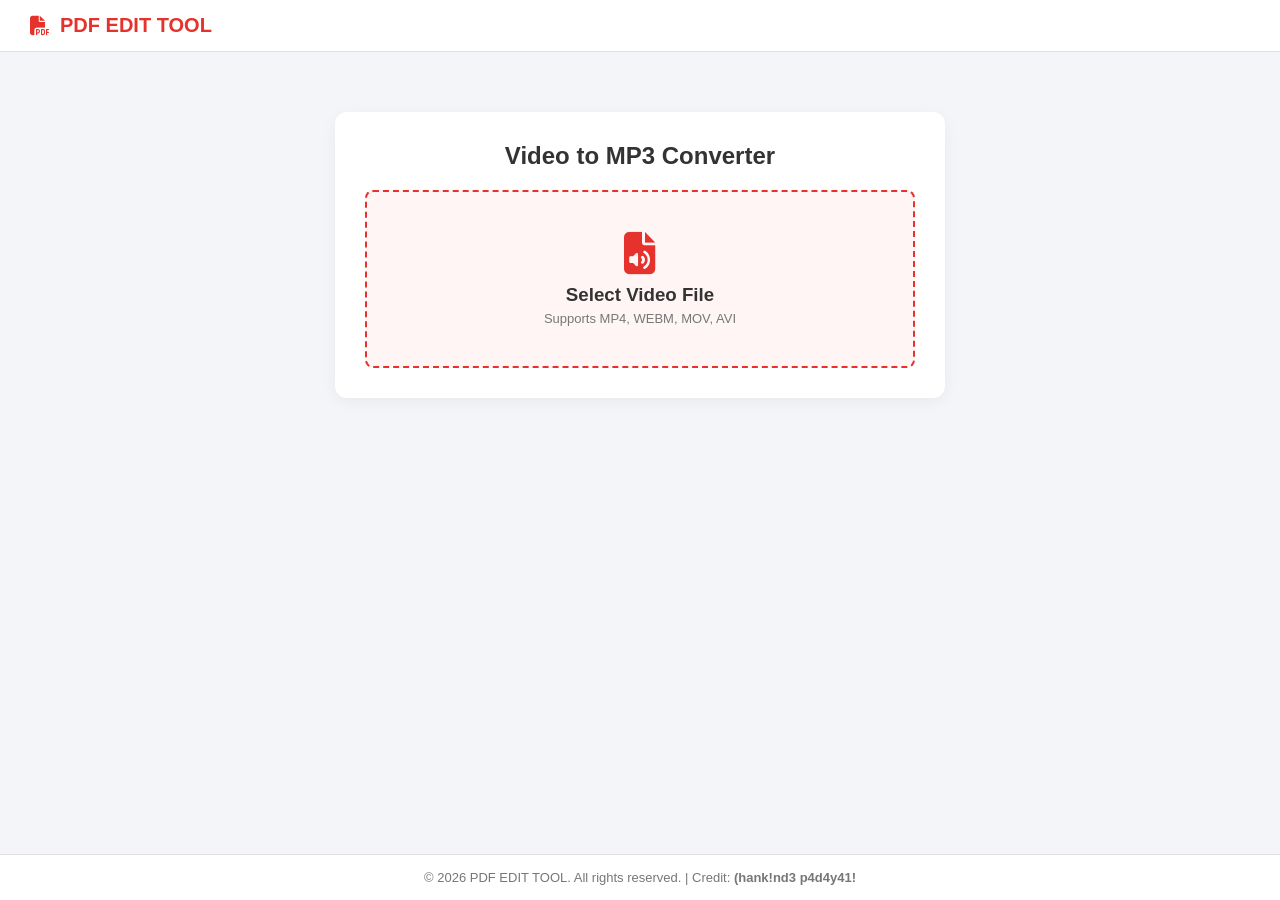
<file: tools/​tools/video-to-mp3.html>
<!DOCTYPE html>
<html lang="en">
<head>
  <meta charset="UTF-8">
  <meta name="viewport" content="width=device-width, initial-scale=1.0">
  <title>Video to MP3 Converter - PDF EDIT TOOL</title>
  <link rel="stylesheet" href="https://cdnjs.cloudflare.com/ajax/libs/font-awesome/6.4.0/css/all.min.css">
  <style>
    * { box-sizing: border-box; margin: 0; padding: 0; font-family: -apple-system, BlinkMacSystemFont, "Segoe UI", Roboto, sans-serif; }
    body { background-color: #f3f5f8; color: #333; min-height: 100vh; display: flex; flex-direction: column; }
    
    header { background: #fff; border-bottom: 1px solid #e0e0e0; padding: 14px 30px; display: flex; justify-content: space-between; align-items: center; }
    .logo { display: flex; align-items: center; gap: 10px; font-size: 20px; font-weight: 800; color: #e5322d; text-decoration: none; text-transform: uppercase; }
    
    .container { max-width: 650px; margin: 40px auto; padding: 20px; width: 100%; flex: 1; }
    .card { background: #fff; border-radius: 12px; padding: 30px; box-shadow: 0 4px 15px rgba(0,0,0,0.05); }
    
    .upload-area { border: 2px dashed #e5322d; border-radius: 8px; padding: 40px 20px; text-align: center; cursor: pointer; background: #fff5f5; transition: 0.2s; }
    .upload-area:hover { background: #ffebee; }
    .upload-area i { font-size: 42px; color: #e5322d; margin-bottom: 10px; }
    
    .file-info { display: flex; justify-content: space-between; background: #f8f9fa; padding: 12px 15px; border-radius: 6px; margin: 20px 0; font-weight: 600; font-size: 14px; border: 1px solid #eee; }
    
    .btn { background: #e5322d; color: #fff; border: none; padding: 14px; font-size: 16px; border-radius: 6px; cursor: pointer; font-weight: 700; width: 100%; transition: 0.2s; }
    .btn:hover { background: #c62828; }
    .btn:disabled { background: #ccc; cursor: not-allowed; }
    
    #status { margin-top: 15px; text-align: center; font-size: 14px; font-weight: 600; color: #e5322d; }
    
    footer { background: #fff; border-top: 1px solid #e0e0e0; padding: 15px; text-align: center; font-size: 13px; color: #777; margin-top: auto; }
  </style>
</head>
<body>

  <header>
    <a href="../index.html" class="logo"><i class="fa-solid fa-file-pdf"></i> PDF EDIT TOOL</a>
  </header>

  <div class="container">
    <div class="card">
      <h2 style="text-align: center; margin-bottom: 20px;">Video to MP3 Converter</h2>
      
      <div class="upload-area" id="uploadArea" onclick="document.getElementById('fileInput').click()">
        <i class="fa-solid fa-file-audio"></i>
        <h3>Select Video File</h3>
        <p style="font-size: 13px; color: #777; margin-top: 5px;">Supports MP4, WEBM, MOV, AVI</p>
        <input type="file" id="fileInput" accept="video/*" style="display:none;" onchange="handleFile(this.files[0])">
      </div>

      <div id="editorArea" style="display: none;">
        <div class="file-info">
          <span id="fileName">video.mp4</span>
          <span id="fileSize" style="color:#e5322d;">0 MB</span>
        </div>

        <button class="btn" id="convertBtn" onclick="convertToMP3()">Convert to MP3 Now</button>
        <div id="status"></div>
      </div>
    </div>
  </div>

  <footer>
    &copy; 2026 PDF EDIT TOOL. All rights reserved. | Credit: <strong>(hank!nd3 p4d4y41!</strong>
  </footer>

  <script>
    let currentFile = null;

    function handleFile(file) {
      if (!file) return;
      currentFile = file;

      document.getElementById('uploadArea').style.display = 'none';
      document.getElementById('editorArea').style.display = 'block';

      document.getElementById('fileName').innerText = file.name;
      document.getElementById('fileSize').innerText = (file.size / (1024 * 1024)).toFixed(2) + ' MB';
    }

    async function convertToMP3() {
      const status = document.getElementById('status');
      const btn = document.getElementById('convertBtn');

      btn.disabled = true;
      status.innerText = "Extracting Audio from Video...";

      try {
        const audioContext = new (window.AudioContext || window.webkitAudioContext)();
        const arrayBuffer = await currentFile.arrayBuffer();
        
        status.innerText = "Decoding Audio Track...";
        const audioBuffer = await audioContext.decodeAudioData(arrayBuffer);

        status.innerText = "Encoding to MP3/WAV Audio...";
        const wavBlob = audioBufferToWav(audioBuffer);

        const link = document.createElement('a');
        link.href = URL.createObjectURL(wavBlob);
        
        // Original filename change to .mp3
        const outputName = currentFile.name.substring(0, currentFile.name.lastIndexOf('.')) + '.mp3';
        link.download = outputName;
        link.click();

        status.innerText = "Conversion Complete! Audio Downloaded.";
      } catch (err) {
        console.error(err);
        status.innerText = "Conversion failed. Please try another video file.";
      } finally {
        btn.disabled = false;
      }
    }

    // Audio Buffer to Audio File Blob Converter
    function audioBufferToWav(buffer) {
      const numOfChan = buffer.numberOfChannels;
      const length = buffer.length * numOfChan * 2 + 44;
      const out = new DataView(new ArrayBuffer(length));
      let channels = [], sampleRate = buffer.sampleRate, offset = 0, pos = 0;

      function setUint16(data) { out.setUint16(pos, data, true); pos += 2; }
      function setUint32(data) { out.setUint32(pos, data, true); pos += 4; }

      setUint32(0x46464952); // "RIFF"
      setUint32(length - 8);
      setUint32(0x45564157); // "WAVE"
      setUint32(0x20746d66); // "fmt "
      setUint32(16);
      setUint16(1);
      setUint16(numOfChan);
      setUint32(sampleRate);
      setUint32(sampleRate * 2 * numOfChan);
      setUint16(numOfChan * 2);
      setUint16(16);
      setUint32(0x61746164); // "data"
      setUint32(length - pos - 4);

      for (let i = 0; i < buffer.numberOfChannels; i++) channels.push(buffer.getChannelData(i));

      while (offset < buffer.length) {
        for (let i = 0; i < numOfChan; i++) {
          let sample = Math.max(-1, Math.min(1, channels[i][offset]));
          sample = (0.5 + sample < 0 ? sample * 32768 : sample * 32767) | 0;
          out.setInt16(pos, sample, true);
          pos += 2;
        }
        offset++;
      }

      return new Blob([out], { type: 'audio/mp3' });
    }
  </script>
</body>
</html>
</file>
